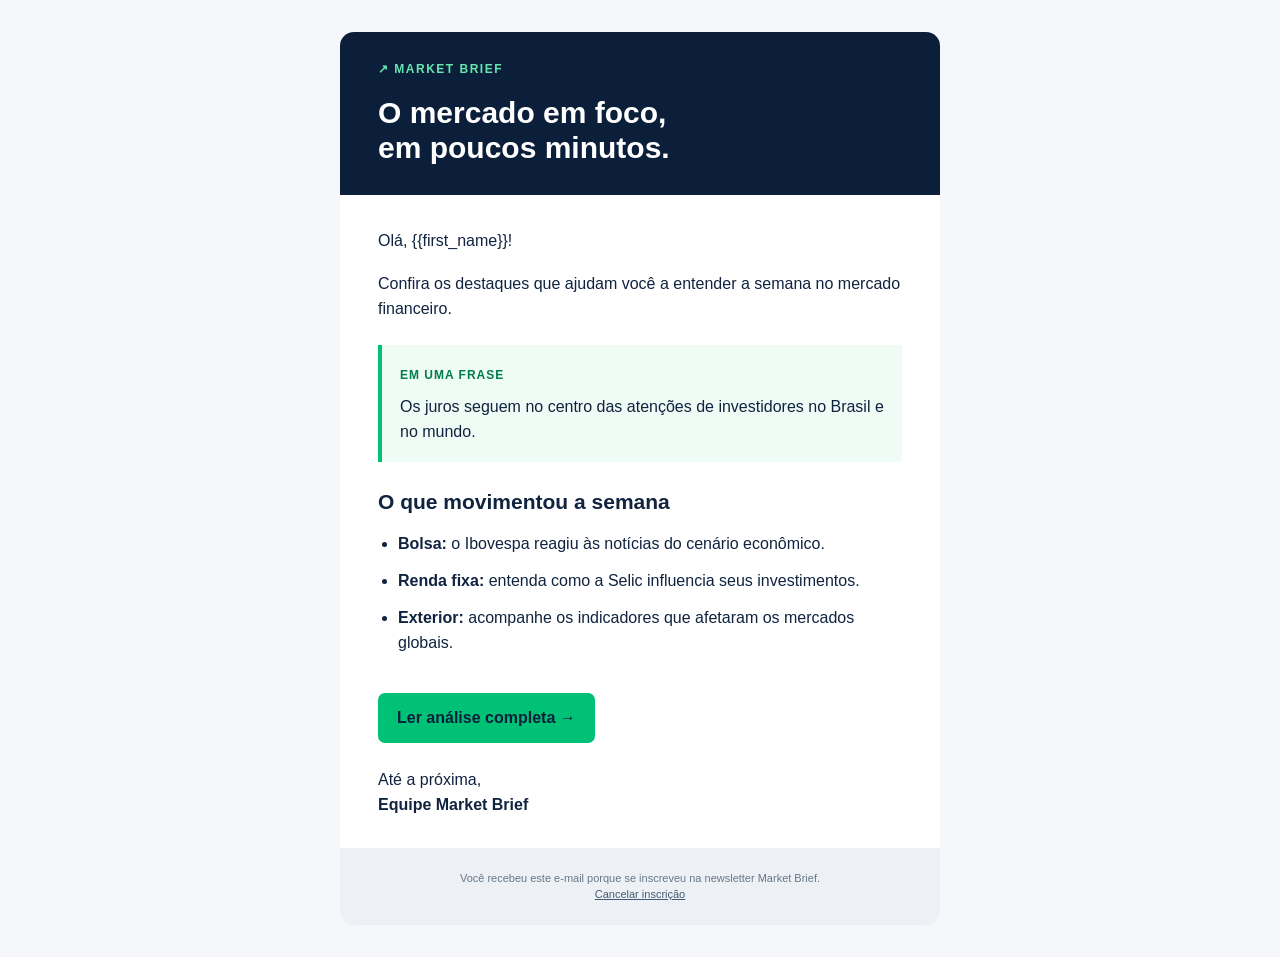
<file: newsletter-exemplo.html>
<!doctype html>
<html lang="pt-BR">
  <body style="margin:0; padding:0; background:#f5f7fa; color:#10233f; font-family:Arial, Helvetica, sans-serif;">
    <table role="presentation" width="100%" cellspacing="0" cellpadding="0" border="0" style="background:#f5f7fa; padding:32px 12px;">
      <tr><td align="center">
        <table role="presentation" width="600" cellspacing="0" cellpadding="0" border="0" style="max-width:600px; width:100%; background:#ffffff; border-radius:14px; overflow:hidden;">
          <tr><td style="background:#0b1f3a; padding:30px 38px; color:#ffffff;">
            <div style="font-size:12px; letter-spacing:1.5px; color:#65e6af; font-weight:bold;">↗ MARKET BRIEF</div>
            <h1 style="font-size:30px; line-height:1.15; margin:20px 0 0;">O mercado em foco,<br>em poucos minutos.</h1>
          </td></tr>
          <tr><td style="padding:34px 38px 8px; font-size:16px; line-height:1.55;">
            <p style="margin:0 0 18px;">Olá, {{first_name}}!</p>
            <p style="margin:0 0 24px;">Confira os destaques que ajudam você a entender a semana no mercado financeiro.</p>
            <div style="border-left:4px solid #00c176; background:#effbf5; padding:17px 18px; margin:0 0 24px;">
              <strong style="font-size:12px; color:#007d4c; letter-spacing:1px;">EM UMA FRASE</strong>
              <p style="margin:8px 0 0;">Os juros seguem no centro das atenções de investidores no Brasil e no mundo.</p>
            </div>
            <h2 style="font-size:21px; margin:0 0 14px;">O que movimentou a semana</h2>
            <ul style="padding-left:20px; margin:0 0 25px;">
              <li style="padding:0 0 12px;"><strong>Bolsa:</strong> o Ibovespa reagiu às notícias do cenário econômico.</li>
              <li style="padding:0 0 12px;"><strong>Renda fixa:</strong> entenda como a Selic influencia seus investimentos.</li>
              <li style="padding:0 0 12px;"><strong>Exterior:</strong> acompanhe os indicadores que afetaram os mercados globais.</li>
            </ul>
            <table role="presentation" cellspacing="0" cellpadding="0" border="0" style="margin:0 0 25px;"><tr><td style="background:#00c176; border-radius:7px;"><a href="https://example.com" style="display:inline-block; padding:13px 19px; color:#0b1f3a; text-decoration:none; font-weight:bold;">Ler análise completa →</a></td></tr></table>
            <p style="margin:0 0 22px;">Até a próxima,<br><strong>Equipe Market Brief</strong></p>
          </td></tr>
          <tr><td style="background:#edf1f5; padding:22px 38px; color:#66778a; font-size:11px; line-height:1.5; text-align:center;">
            Você recebeu este e-mail porque se inscreveu na newsletter Market Brief.<br>
            <a href="mailto:SEU_EMAIL?subject=Descadastro" style="color:#415b76;">Cancelar inscrição</a>
          </td></tr>
        </table>
      </td></tr>
    </table>
  </body>
</html>
</file>
